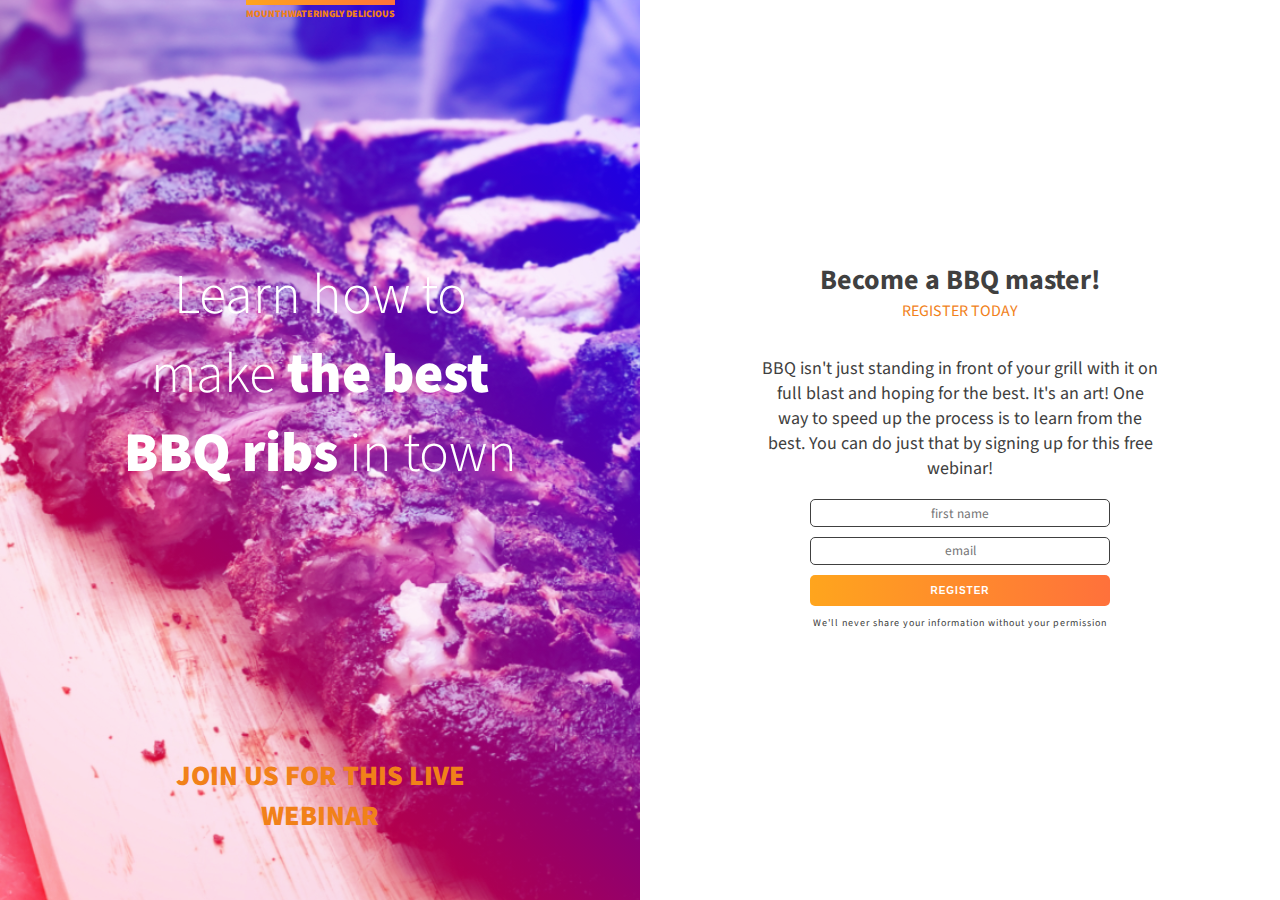
<file: BBQ/index.html>
<!DOCTYPE html>
<html lang="en">
<head>
    <meta charset="UTF-8">
    <meta name="viewport" content="width=device-width, initial-scale=1.0">
    <link href="https://fonts.googleapis.com/css2?family=Source+Sans+Pro:wght@300;400;900&display=swap" rel="stylesheet">
    <link href="css/index.css" rel="stylesheet">
    <title>BBQ</title>
</head>
<body>
<div class="intro">
    <h1>Learn how to make  <strong>the best BBQ ribs</strong>  in town</h1>
    <p>Join us for this live webinar</p>
    <p class="top-text">Mounthwateringly delicious</p>
</div>
<div id="Main-Content" class="main-content">
         <h2>Become a BBQ master! </h2>
         <p>Register Today</p>
         <p>BBQ isn't just standing in front of your grill with it on full blast and hoping for the best.
             It's an art! One way to speed up the process is to learn from the best.
             You can do just that by signing up for this free webinar!</p>
         <!-- form will go here -->
    <form id="Email-Collector" class="email-collector" action="#" method="POST">
        <input  name="firstName" type="text" required placeholder="first name">
        <input name="emailAddress" type="email" required  placeholder="email">
        <button class="btn btn-primary" type="submit">Register</button>
    </form>
         <p class="fine-print">We'll never share your information without your permission</p>
</div>
<script src="index.js"></script>
</body>
</html>
</file>
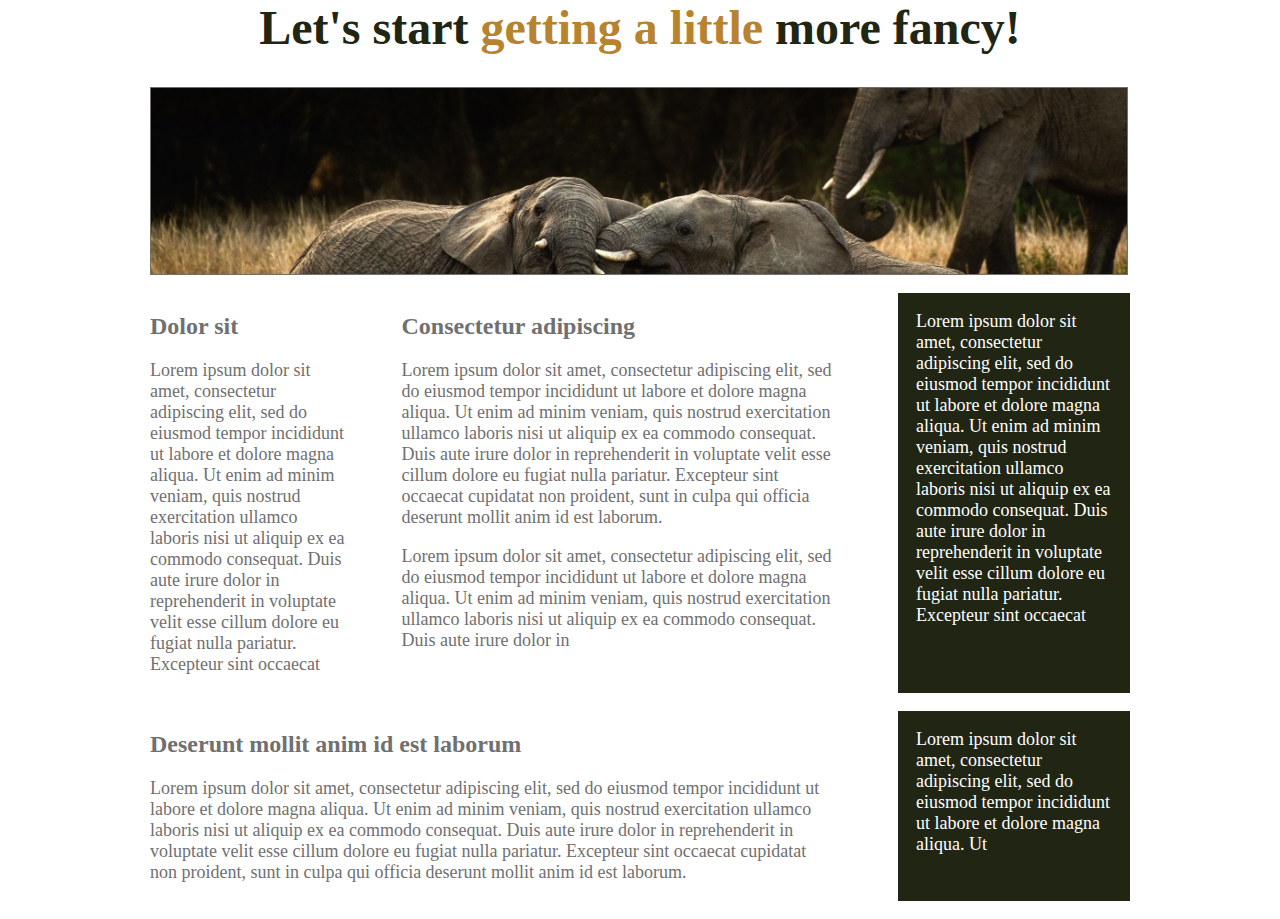
<file: design/index.html>
<html>
<head>
    <title>Starting to think responsively</title>
    <link rel="stylesheet" href="style.css">
</head>
<body>

<div class="container">
    <h1>Let's start <span>getting a little</span> more fancy!  </h1>
    <img src="images/elephants.jpg" alt="elephants in their natural habitat">

    <div class="columns">
        <div class="col col-1">
            <h2>Dolor sit</h2>
            <p>Lorem ipsum dolor sit amet, consectetur adipiscing elit, sed do eiusmod tempor incididunt ut labore et dolore magna aliqua. Ut enim ad minim veniam, quis nostrud exercitation ullamco laboris nisi ut aliquip ex ea commodo consequat. Duis aute irure dolor in reprehenderit in voluptate velit esse cillum dolore eu fugiat nulla pariatur. Excepteur sint occaecat</p>
        </div>
        <div class="col col-2">
            <h2>Consectetur adipiscing</h2>
            <p>Lorem ipsum dolor sit amet, consectetur adipiscing elit, sed do eiusmod tempor incididunt ut labore et dolore magna aliqua. Ut enim ad minim veniam, quis nostrud exercitation ullamco laboris nisi ut aliquip ex ea commodo consequat. Duis aute irure dolor in reprehenderit in voluptate velit esse cillum dolore eu fugiat nulla pariatur. Excepteur sint occaecat cupidatat non proident, sunt in culpa qui officia deserunt mollit anim id est laborum.</p>
            <p>Lorem ipsum dolor sit amet, consectetur adipiscing elit, sed do eiusmod tempor incididunt ut labore et dolore magna aliqua. Ut enim ad minim veniam, quis nostrud exercitation ullamco laboris nisi ut aliquip ex ea commodo consequat. Duis aute irure dolor in </p>
        </div>
        <div class="col col-1 col-bg">
            <p>Lorem ipsum dolor sit amet, consectetur adipiscing elit, sed do eiusmod tempor incididunt ut labore et dolore magna aliqua. Ut enim ad minim veniam, quis nostrud exercitation ullamco laboris nisi ut aliquip ex ea commodo consequat. Duis aute irure dolor in reprehenderit in voluptate velit esse cillum dolore eu fugiat nulla pariatur. Excepteur sint occaecat</p>
        </div>
    </div>

    <div class="columns">
        <div class="col col-3">
            <h2>Deserunt mollit anim id est laborum</h2>
            <p>Lorem ipsum dolor sit amet, consectetur adipiscing elit, sed do eiusmod tempor incididunt ut labore et dolore magna aliqua. Ut enim ad minim veniam, quis nostrud exercitation ullamco laboris nisi ut aliquip ex ea commodo consequat. Duis aute irure dolor in reprehenderit in voluptate velit esse cillum dolore eu fugiat nulla pariatur. Excepteur sint occaecat cupidatat non proident, sunt in culpa qui officia deserunt mollit anim id est laborum.</p>
        </div>
        <div class="col col-1 col-bg">
            <p>Lorem ipsum dolor sit amet, consectetur adipiscing elit, sed do eiusmod tempor incididunt ut labore et dolore magna aliqua. Ut</p>
        </div>
    </div>
</div>

</body>
</html>
</file>
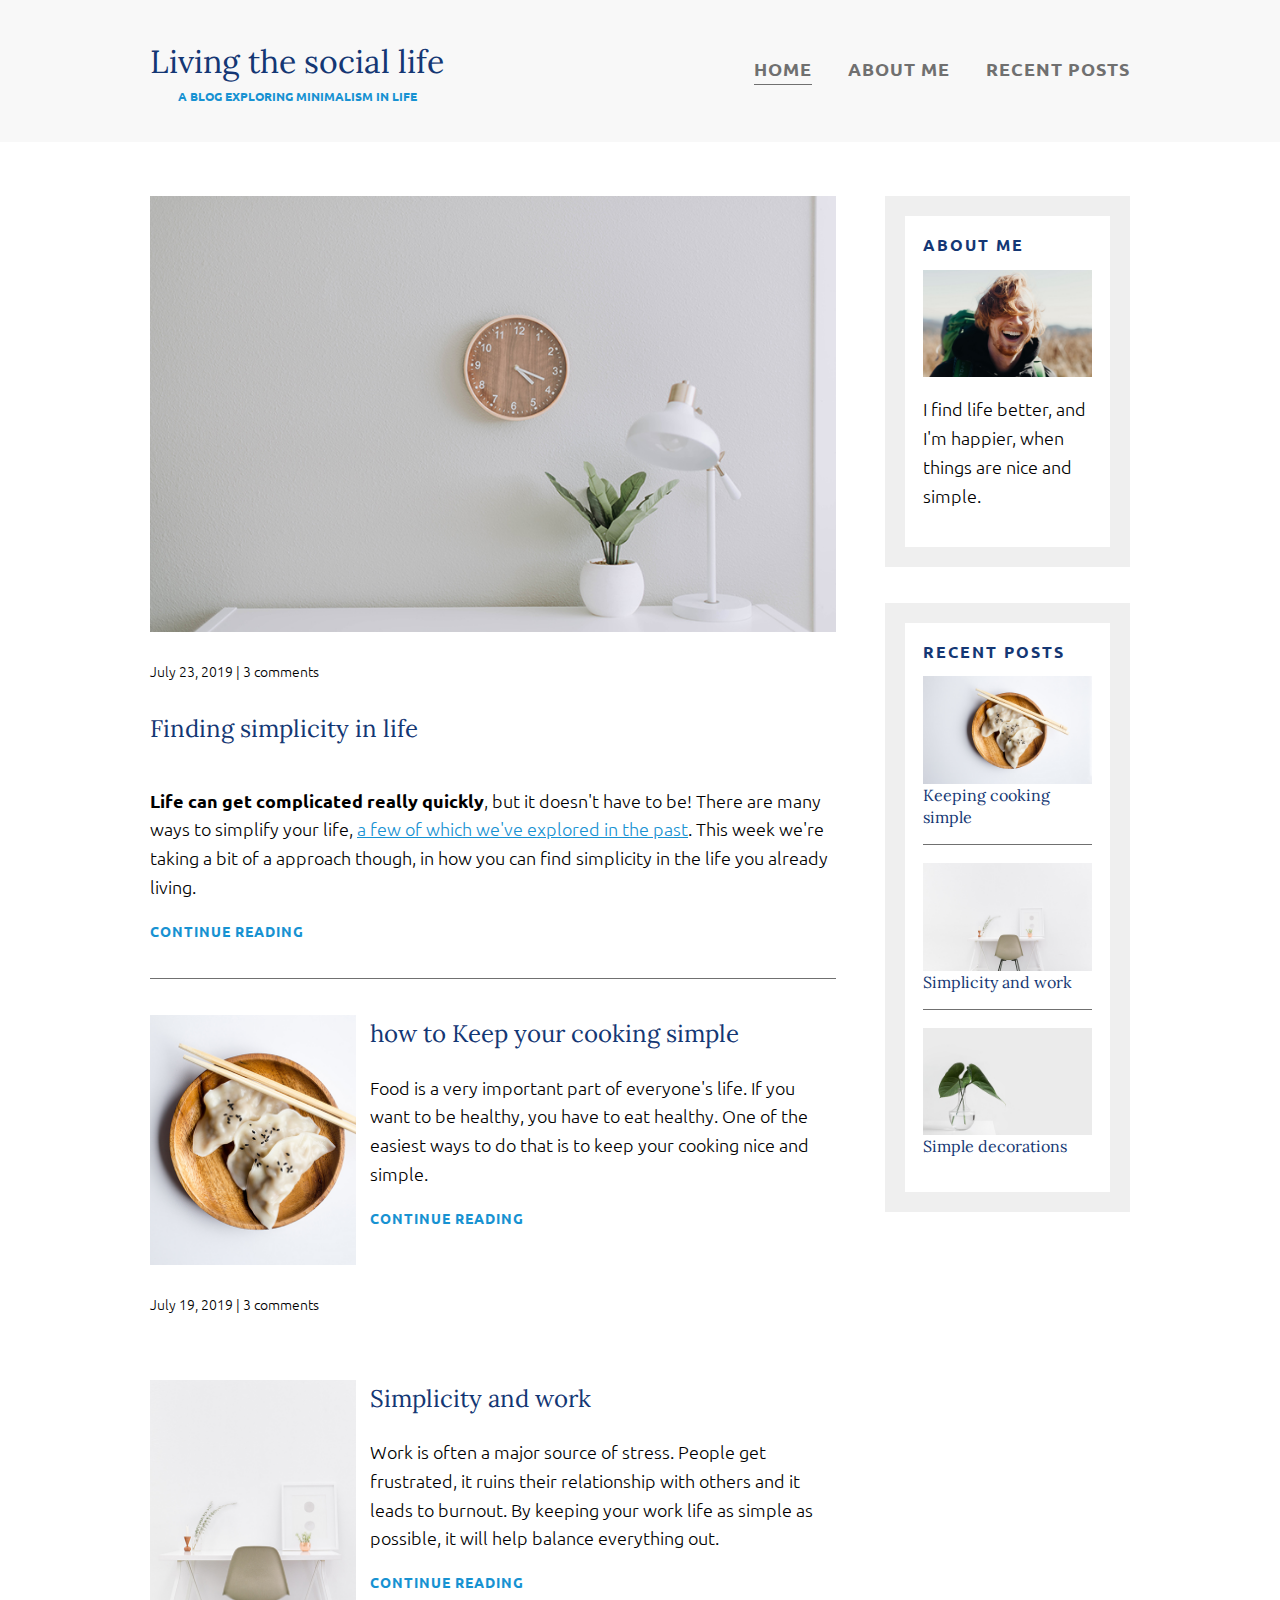
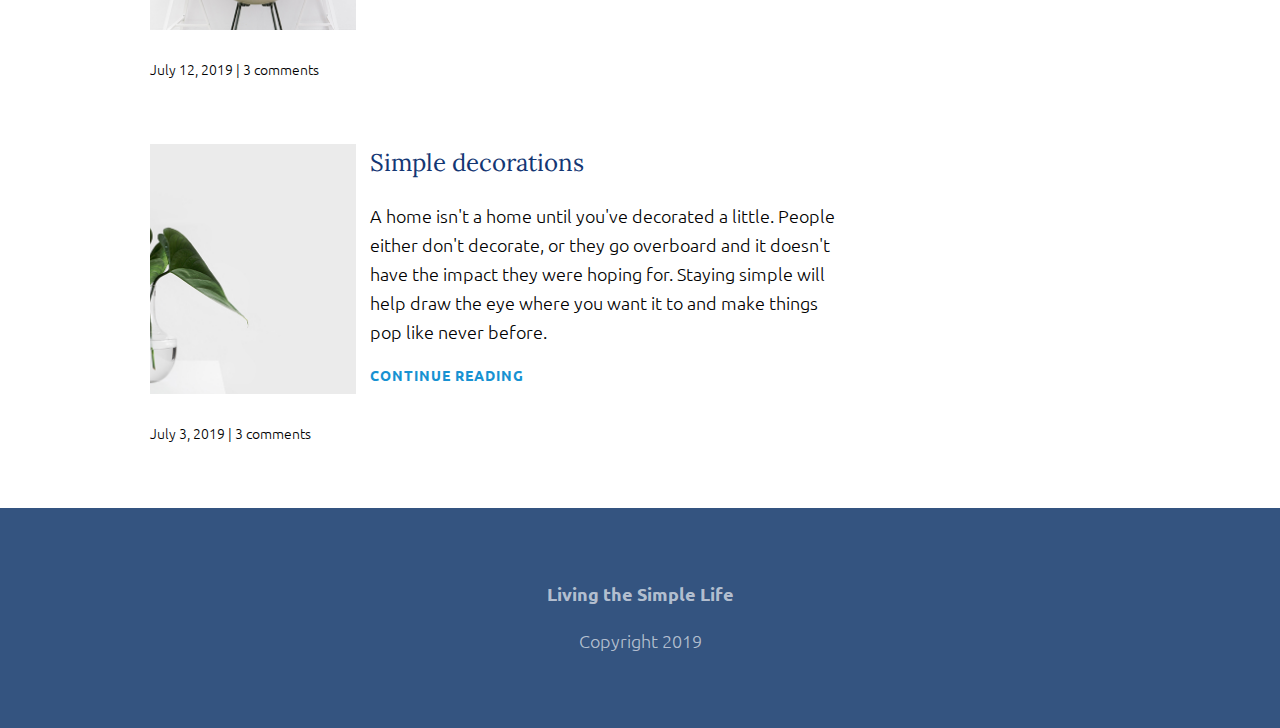
<file: page/index.html>
<html>
<head>
    <link rel="stylesheet" href="css/styles.css">

    <meta name="viewport" content="width=device-width, initial-scale=1.0">

    <link href="https://fonts.googleapis.com/css2?family=Lora&family=Ubuntu:wght@300;400;700&display=swap" rel="stylesheet">
</head>
<body>
<header>
       <div class="container container-flex">
        <div class="site-title">
            <h1>Living the social life</h1>
            <p class="subtitle">A blog exploring minimalism in life</p>
        </div>
        <nav>
            <ul>
                <li><a href="index.html" class="current-page">Home</a></li>
                <li><a href="#">About me</a></li>
                <li><a href="recent-posts.html">Recent posts</a></li>
            </ul>
        </nav>
       </div> <!-- end container -->
</header>
<div class="container container-flex">
    <main role="main">

        <article class="article-featured">
            <h2 class="article-title">Finding simplicity in life</h2>
            <img src="img/life.jpg" alt="simple white desk on a white wall with a plant on the far right side" class="article-image">
            <p class="article-info">July 23, 2019 | 3 comments</p>
            <p class="article-body"><strong>Life can get complicated really quickly</strong>, but it doesn't have to be! There are many ways to simplify your life, <a href="#">a few of which we've explored in the past</a>. This week we're taking a bit of a approach though, in how you can find simplicity in the life you already living.</p>
            <a href="#" class="article-read-more">Continue reading</a>

        </article>

        <article class="article-recent">
            <div class="article-recent-main">
                <h2 class="article-title">how to Keep your  cooking simple </h2>
                <p class="article-body">Food is a very important part of everyone's life. If you want to be healthy, you have to eat healthy. One of the easiest ways to do that is to keep your cooking nice and simple.</p>
                <a href="#" class="article-read-more">CONTINUE READING</a>
            </div>
            <div class="article-recent-secondary">
                <img src="img/food.jpg" alt="two dumplings on a wood plate with chopsticks" class="article-image">
                <p class="article-info">July 19, 2019 | 3 comments</p>
            </div>
        </article>

        <article class="article-recent">
            <div class="article-recent-main">
                <h2 class="article-title">Simplicity and work </h2>
                <p class="article-body">Work is often a major source of stress. People get frustrated, it ruins their relationship with others and it leads to burnout. By keeping your work life as simple as possible, it will help balance everything out.</p>
                <a href="#" class="article-read-more">CONTINUE READING</a>

            </div>
            <div class="article-recent-secondary">
                <img src="img/work.jpg" alt="a chair white chair at a white desk on a white wall" class="article-image">
                <p class="article-info">July 12, 2019 | 3 comments</p>
            </div>
        </article>

        <article class="article-recent">
            <div class="article-recent-main">
                <h2 class="article-title">Simple decorations</h2>
                <p class="article-body">A home isn't a home until you've decorated a little. People either don't decorate, or they go overboard and it doesn't have the impact they were hoping for. Staying simple will help draw the eye where you want it to and make things pop like never before.</p>
                <a href="#" class="article-read-more">CONTINUE READING</a>
            </div>
            <div class="article-recent-secondary ">
                <img src="img/deco.jpg" alt="a green plant in a clear, round vase with water in it" class="article-image">
                <p class="article-info">July 3, 2019 | 3 comments</p>
            </div>
        </article>
    </main>

    <aside class="sidebar">

        <div class="sidebar-widget">
            <h2 class="widget-title">ABOUT ME</h2>
            <img src="img/about-me.jpg" alt="john doe" class="widget-image">
            <p class="widget-body">I find life better, and I'm happier, when things are nice and simple.</p>
        </div>

        <div class="sidebar-widget">
            <h2 class="widget-title">RECENT POSTS</h2>
            <div class="widget-recent-post">
                <h3 class="widget-recent-post-title">Keeping cooking simple</h3>
                <img src="img/food.jpg" alt="two dumplings on a wood plate with chopsticks" class="widget-image">
            </div>
            <div class="widget-recent-post">
                <h3 class="widget-recent-post-title">Simplicity and work</h3>
                <img src="img/work.jpg" alt="a chair white chair at a white desk on a white wall" class="widget-image">
            </div>
            <div class="widget-recent-post ">
                <h3 class="widget-recent-post-title">Simple decorations</h3>
                <img src="img/deco.jpg" alt="a green plant in a clear, round vase with water in it" class="widget-image">
            </div>
        </div>

    </aside>

</div>


<footer>
    <p><strong>Living the Simple Life</strong></p>
    <p>Copyright 2019</p>
</footer>

</body>
</html>
</file>
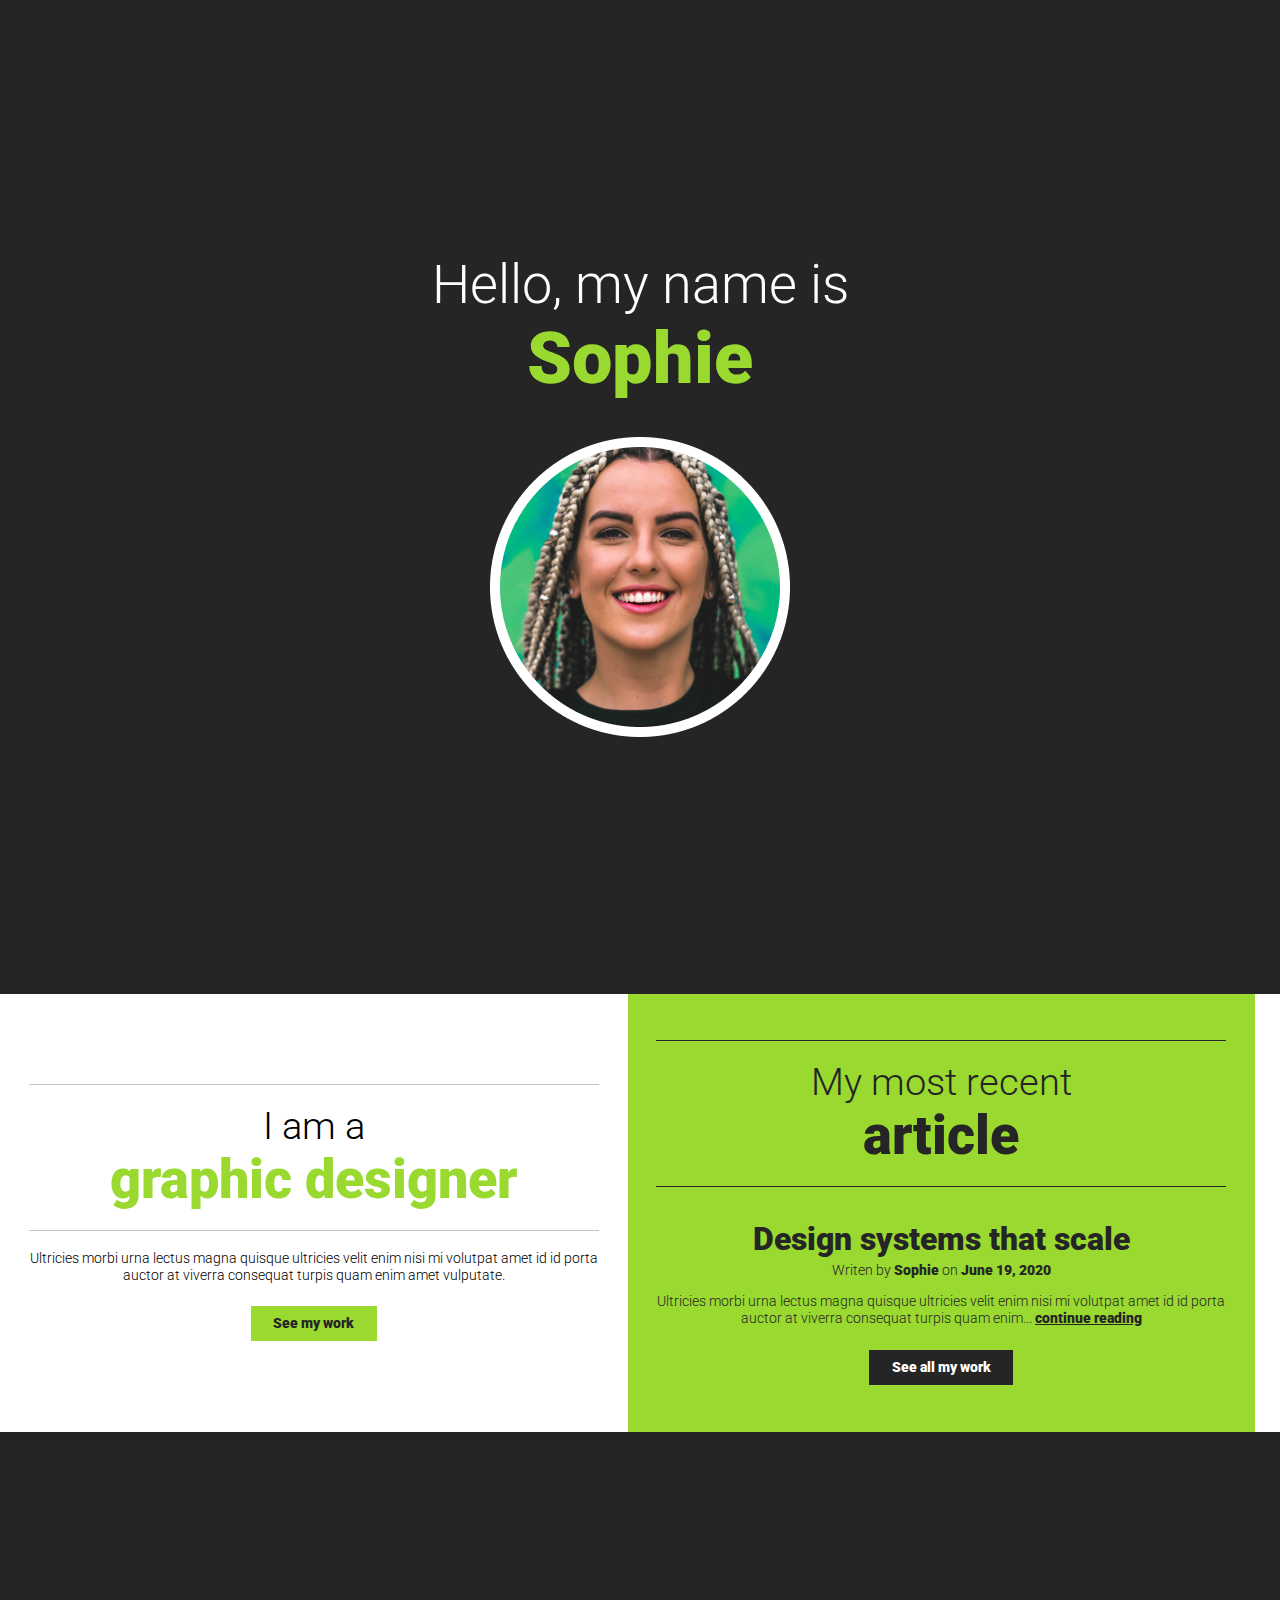
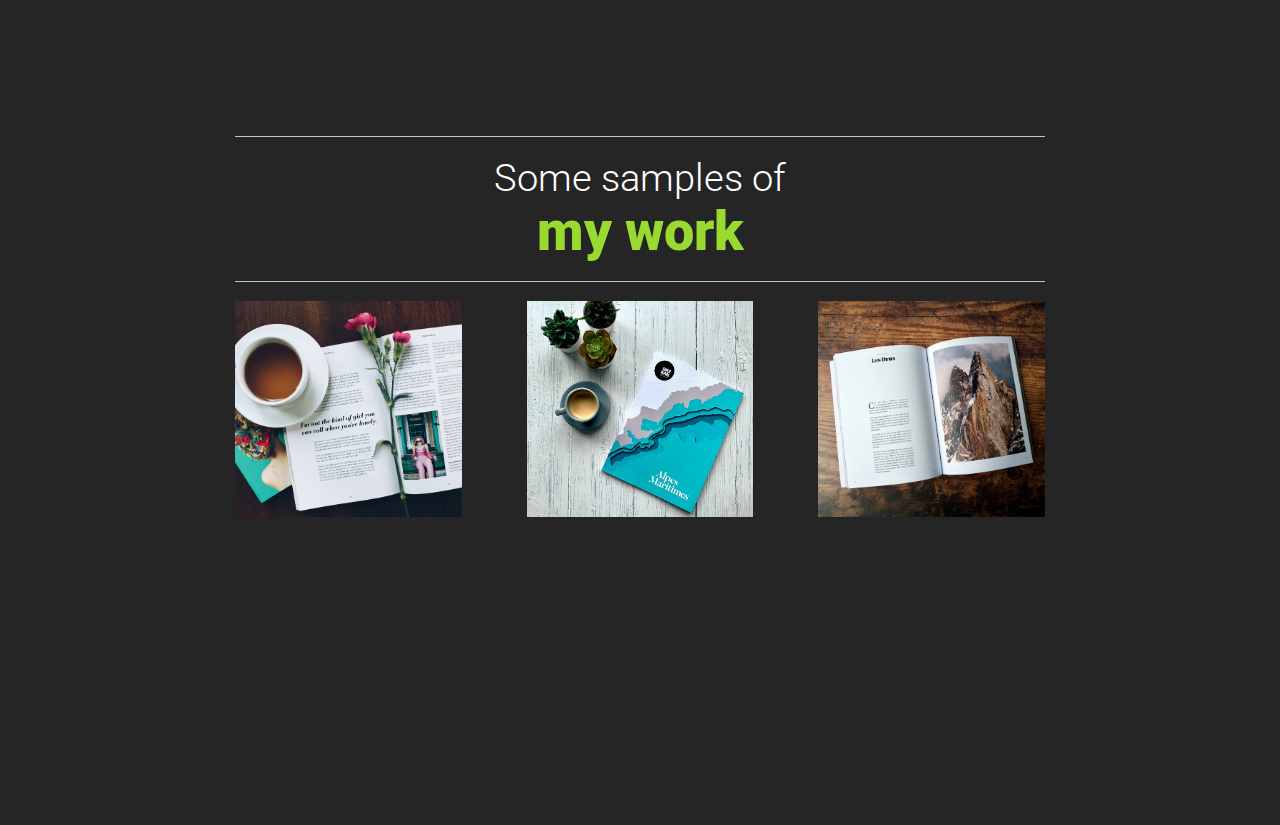
<file: protfolio/index.html>
<!DOCTYPE html>
<html>
<head>
    <title>HTML & CSS Fundamentals | Challenges</title>
    <link href="https://fonts.googleapis.com/css2?family=Roboto:wght@300;900&display=swap" rel="stylesheet">
    <meta charset="UTF-8">
    <meta name="viewport" content="width=device-width, initial-scale=1.0">

    <link href="index.css" rel="stylesheet">
</head>
<body>

<header class="inverse">
    <div class="container">
        <h1>Hello, my name is <span class="accent-text">Sophie</span></h1>
        <img src="sophie.png" alt="portrait of Sophie">
    </div>
</header>
<main>
    <div class="splitter">
<section class="about-me ">
    <div class="container">
        <h2>I am a <span class="accent-text">graphic designer</span></h2>
        <p>Ultricies morbi urna lectus magna quisque ultricies velit enim nisi mi volutpat amet
            id id porta auctor at viverra consequat turpis quam enim amet vulputate.</p>
        <a href="#" class="btn">See my work</a>
    </div>
</section>

<section class="articles inverse">
    <div class="container">
        <h2>My most recent <span class="accent-text">article</span></h2>
        <article>
            <h3>Design systems that scale</h3>
            <p class="small-text">Writen by <span class="name">Sophie</span> on <time datetime="2020-06-19">June 19, 2020</time></p>
            <p>Ultricies morbi urna lectus magna quisque ultricies velit enim nisi mi volutpat amet
                id id porta auctor at viverra consequat turpis quam enim... <a href="#">continue reading</a></p>
            <a href="#" class="btn">See all my work</a>
        </article>
    </div>
    </section>

    </div>
    <section class="portfolio">
        <div class="container">
            <h2>Some samples of <span class="accent-text">my work</span></h2>
            <div class="work">
                <div class="portfolio-item">
                    <img src="img/item-1.jpg" alt="">
                </div>
                <div class="portfolio-item">
                    <img src="img/item-2.jpg" alt="">
                </div>
                <div class="portfolio-item">
                    <img src="img/item-3.jpg" alt="">
                </div>
            </div>
        </div>
    </section>

</main>


</body>
</html>
</file>
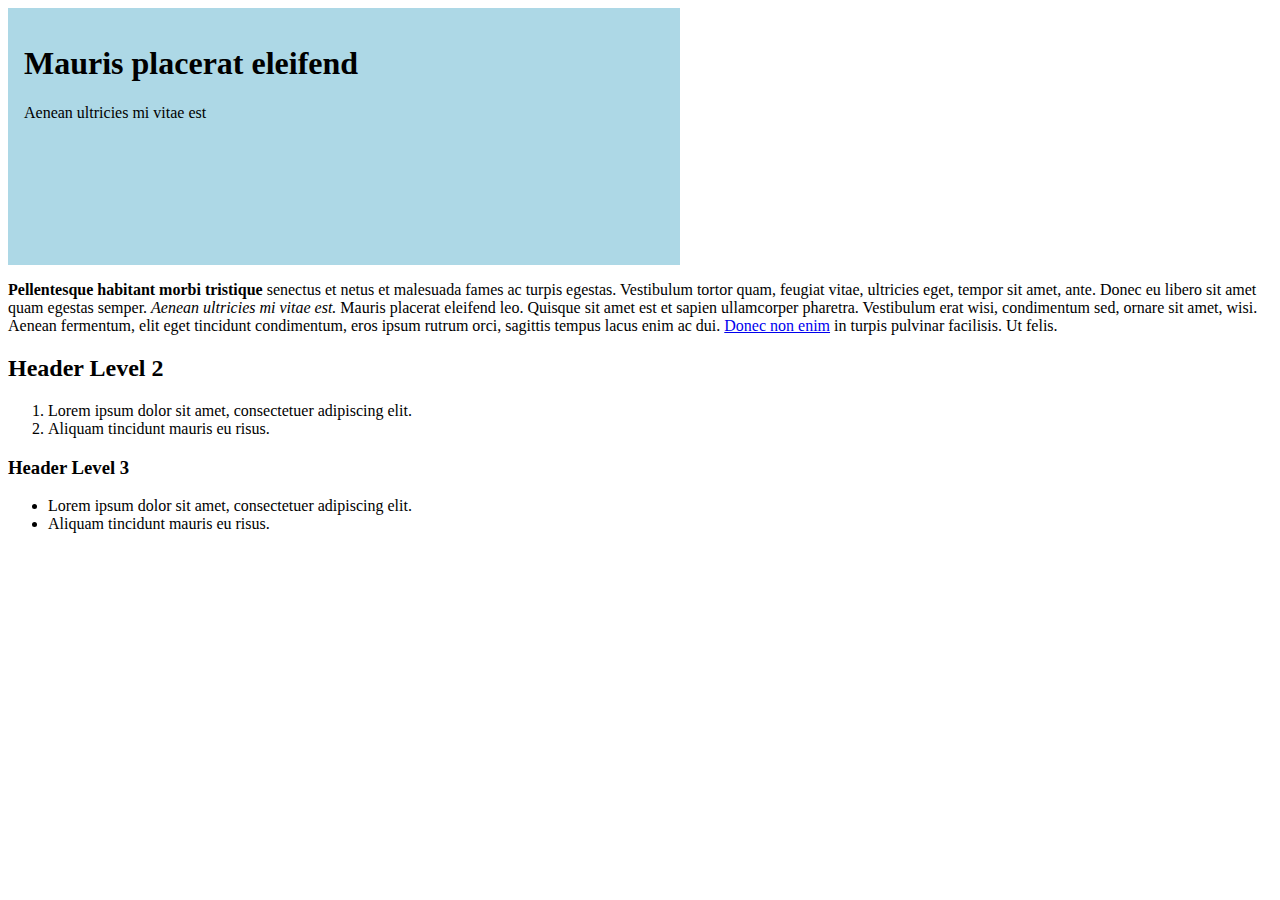
<file: viewport/index.html>
<!doctype html>
<head>
  <style>
    header {
      background: lightblue;
      padding: 1em;
      width: 50vw;
      height: 25vmin;

    }
  </style>

</head>
<!--
  width: 50vw;
 height: 25vmin;
looking for the minimum which are smaller right now
 height of  this based on width of browser
 vmin - either the viewport height or width, whichever is smaller
vmax - either the viewport height or width, whichever is bigger
-->
<body>
<header>
  <h1>Mauris placerat eleifend</h1>
  <p class="subtitle">Aenean ultricies mi vitae est</p>
</header>

<p><strong>Pellentesque habitant morbi tristique</strong> senectus et netus et malesuada fames ac turpis egestas. Vestibulum tortor quam, feugiat vitae, ultricies eget, tempor sit amet, ante. Donec eu libero sit amet quam egestas semper. <em>Aenean ultricies mi vitae est.</em> Mauris placerat eleifend leo. Quisque sit amet est et sapien ullamcorper pharetra. Vestibulum erat wisi, condimentum sed, ornare sit amet, wisi. Aenean fermentum, elit eget tincidunt condimentum, eros ipsum rutrum orci, sagittis tempus lacus enim ac dui. <a href="#">Donec non enim</a> in turpis pulvinar facilisis. Ut felis.</p>

<h2>Header Level 2</h2>

<ol>
  <li>Lorem ipsum dolor sit amet, consectetuer adipiscing elit.</li>
  <li>Aliquam tincidunt mauris eu risus.</li>
</ol>

<h3>Header Level 3</h3>

<ul>
  <li>Lorem ipsum dolor sit amet, consectetuer adipiscing elit.</li>
  <li>Aliquam tincidunt mauris eu risus.</li>
</ul>
</body>

</html>
</file>
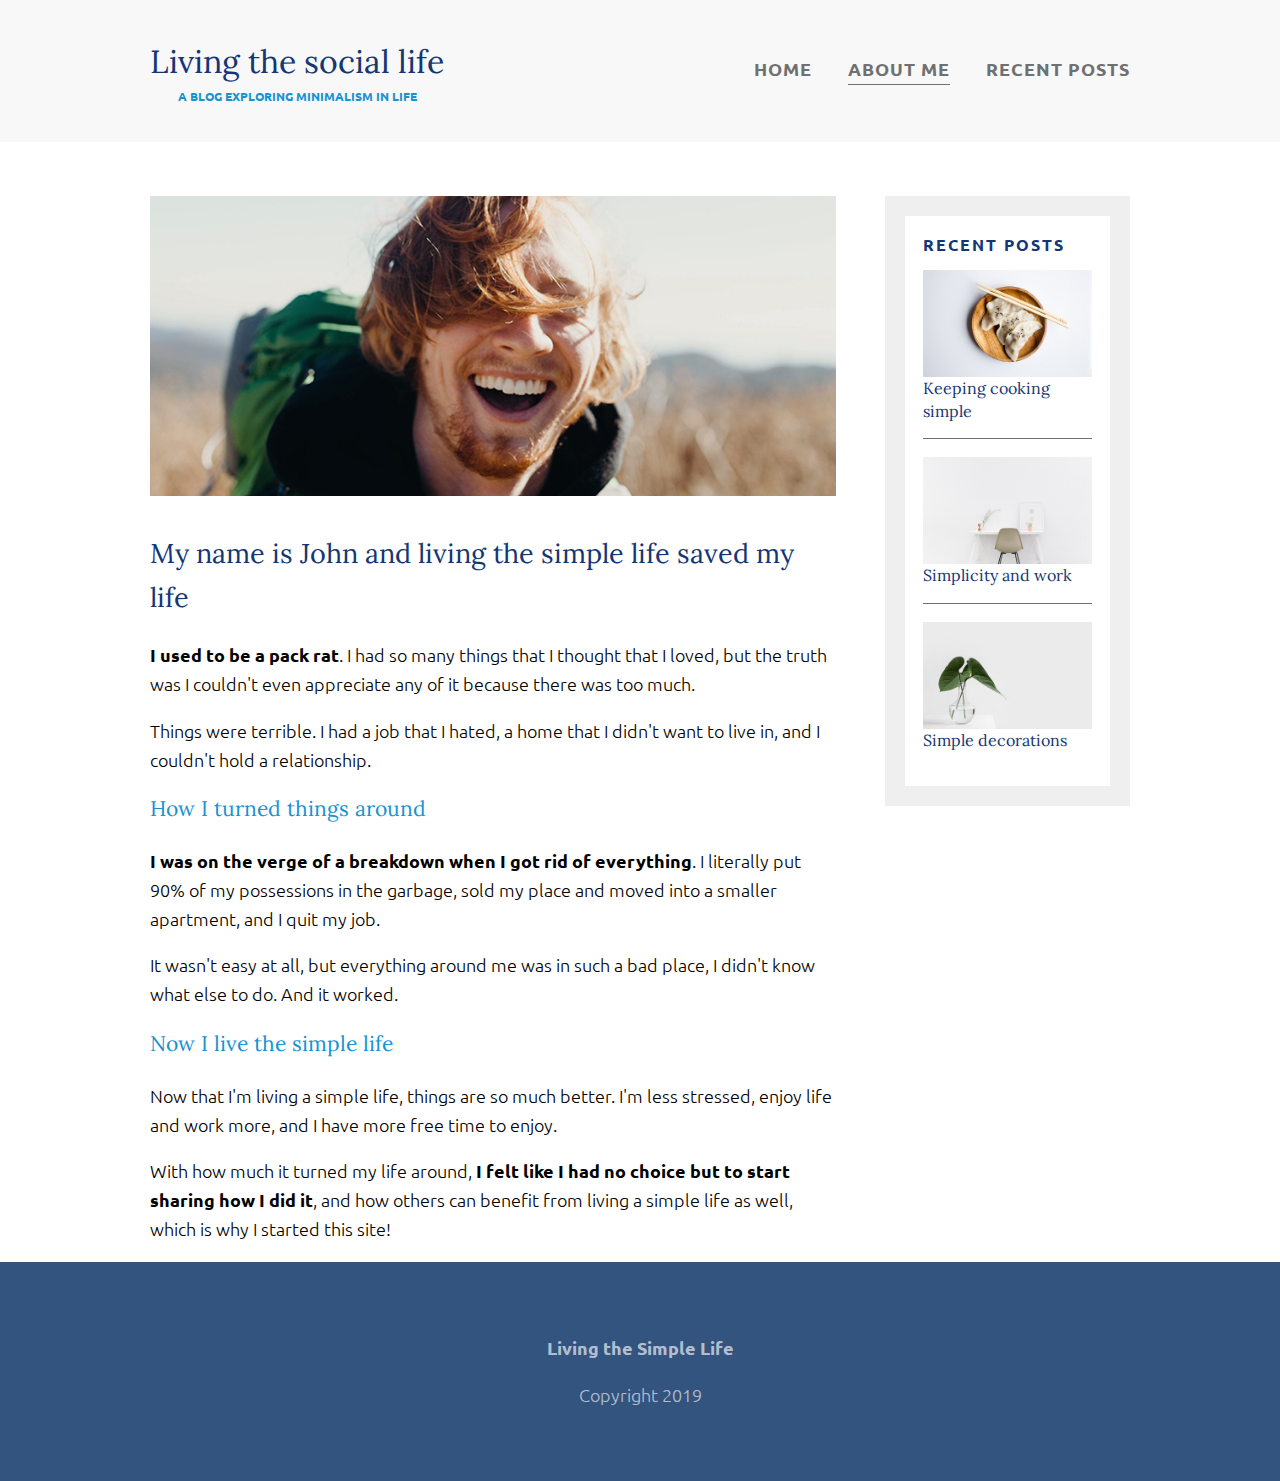
<file: page/about-me.html>
<html>
<head>
    <link href="https://fonts.googleapis.com/css?family=Lora|Ubuntu:300,400,700&display=swap" rel="stylesheet">
    <link rel="stylesheet" href="css/styles.css">
</head>
<body>
<header>
    <div class="container container-flex">
        <div class="site-title">
            <h1>Living the social life</h1>
            <p class="subtitle">A blog exploring minimalism in life</p>
        </div>
        <nav>
            <ul>
                <li><a href="index.html">Home</a></li>
                <li><a href="about-me.html" class="current-page">About me</a></li>
                <li><a href="recent-posts.html">Recent posts</a></li>
            </ul>
        </nav>
    </div> <!-- / .container -->
</header>

<div class="container container-flex">
    <main role="main">
        <img src="img/about-me.jpg" class="image-full">
        <h2>My name is John and living the simple life saved my life</h2>

        <p><strong>I used to be a pack rat</strong>. I had so many things that I thought that I loved, but the truth was I couldn't even appreciate any of it because there was too much.</p>
        <p>Things were terrible. I had a job that I hated, a home that I didn't want to live in, and I couldn't hold a relationship.</p>

        <h3>How I turned things around</h3>
        <p><strong>I was on the verge of a breakdown when I got rid of everything</strong>. I literally put 90% of my possessions in the garbage, sold my place and moved into a smaller apartment, and I quit my job.</p>
        <p>It wasn't easy at all, but everything around me was in such a bad place, I didn't know what else to do. And it worked.</p>

        <h3>Now I live the simple life</h3>
        <p>Now that I'm living a simple life, things are so much better. I'm less stressed, enjoy life and work more, and I have more free time to enjoy.</p>
        <p>With how much it turned my life around, <strong>I felt like I had no choice but to start sharing how I did it</strong>, and how others can benefit from living a simple life as well, which is why I started this site!</p>
    </main>

    <aside class="sidebar">

        <div class="sidebar-widget">
            <h2 class="widget-title">RECENT POSTS</h2>
            <div class="widget-recent-post">
                <h3 class="widget-recent-post-title">Keeping cooking simple</h3>
                <img src="img/food.jpg" alt="two dumplings on a wood plate with chopsticks" class="widget-image">
            </div>
            <div class="widget-recent-post">
                <h3 class="widget-recent-post-title">Simplicity and work</h3>
                <img src="img/work.jpg" alt="a chair white chair at a white desk on a white wall" class="widget-image">
            </div>
            <div class="widget-recent-post">
                <h3 class="widget-recent-post-title">Simple decorations</h3>
                <img src="img/deco.jpg" alt="a green plant in a clear, round vase with water in it" class="widget-image">
            </div>
        </div>

    </aside>

</div>


<footer>
    <p><strong>Living the Simple Life</strong></p>
    <p>Copyright 2019</p>
</footer>



</body>
</html>
</file>
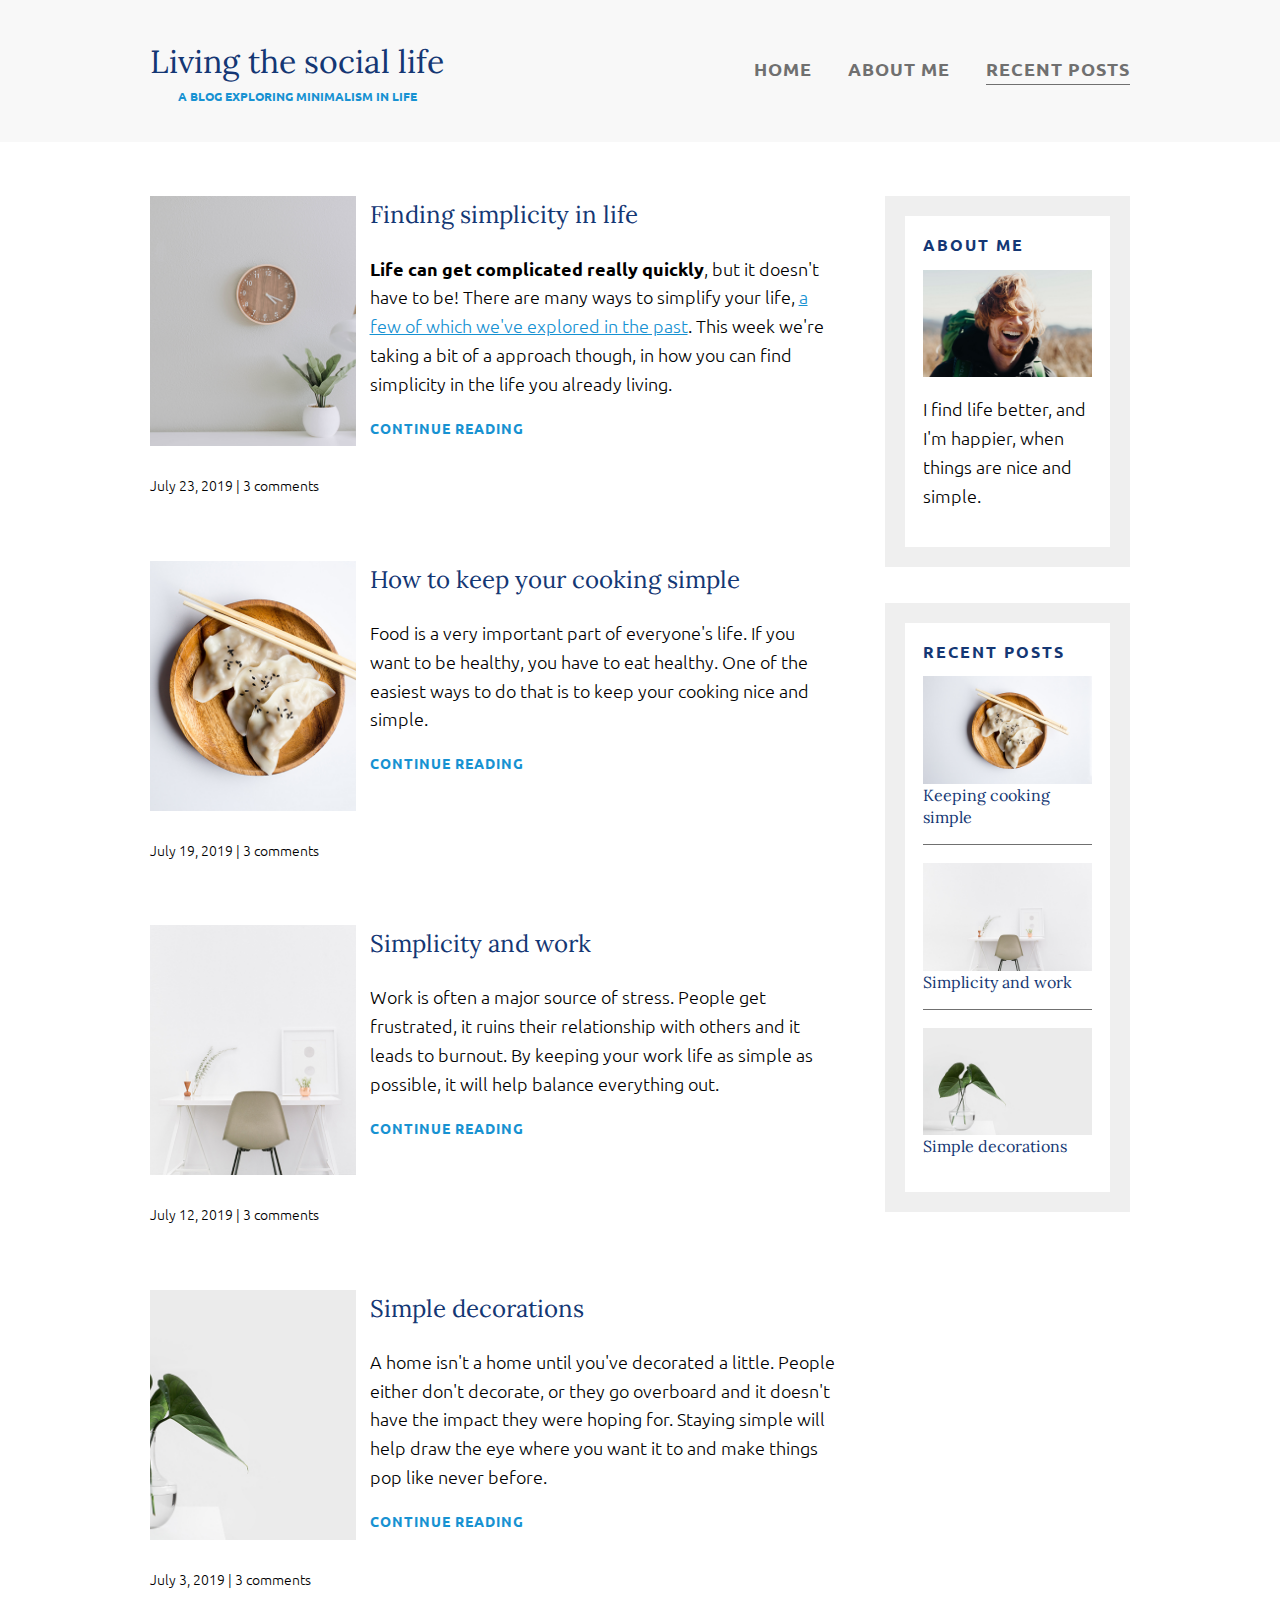
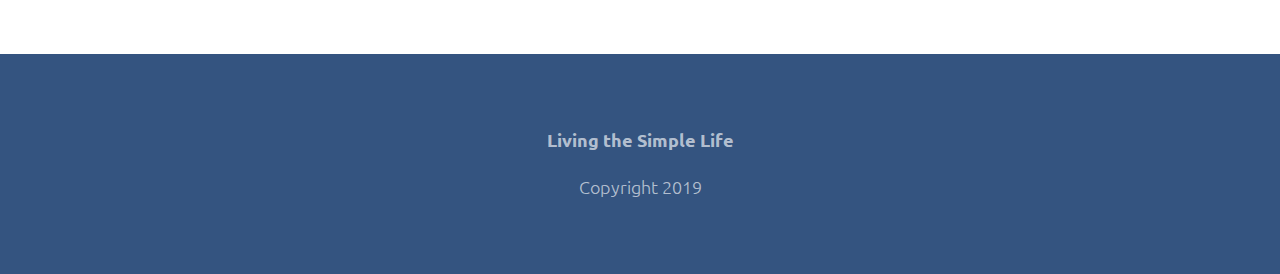
<file: page/recent-posts.html>
<html>
<head>
    <link href="https://fonts.googleapis.com/css?family=Lora|Ubuntu:300,400,700&display=swap" rel="stylesheet">
    <link rel="stylesheet" href="css/styles.css">
</head>
<body>
<header>
    <div class="container container-flex">
        <div class="site-title">
            <h1>Living the social life</h1>
            <p class="subtitle">A blog exploring minimalism in life</p>
        </div>
        <nav>
            <ul>
                <li><a href="index.html">Home</a></li>
                <li><a href="about-me.html">About me</a></li>
                <li><a href="recent-posts.html" class="current-page">Recent posts</a></li>
            </ul>
        </nav>
    </div> <!-- / .container -->
</header>

<div class="container container-flex">
    <main role="main">

        <article class="article-recent">
            <div class="article-recent-main">
                <h2 class="article-title">Finding simplicity in life</h2>
                <p class="article-body"><strong>Life can get complicated really quickly</strong>, but it doesn't have to be! There are many ways to simplify your life, <a href="#">a few of which we've explored in the past</a>. This week we're taking a bit of a approach though, in how you can find simplicity in the life you already living.</p>
                <a href="#" class="article-read-more">CONTINUE READING</a>
            </div>
            <div class="article-recent-secondary">
                <img src="img/life.jpg" alt="simple white desk on a white wall with a plant on the far right side" class="article-image">
                <p class="article-info">July 23, 2019 | 3 comments</p>
            </div>
        </article>

        <article class="article-recent">
            <div class="article-recent-main">
                <h2 class="article-title">How to keep your cooking simple </h2>
                <p class="article-body">Food is a very important part of everyone's life. If you want to be healthy, you have to eat healthy. One of the easiest ways to do that is to keep your cooking nice and simple.</p>
                <a href="#" class="article-read-more">CONTINUE READING</a>
            </div>
            <div class="article-recent-secondary">
                <img src="img/food.jpg" alt="two dumplings on a wood plate with chopsticks" class="article-image">
                <p class="article-info">July 19, 2019 | 3 comments</p>
            </div>
        </article>

        <article class="article-recent">
            <div class="article-recent-main">
                <h2 class="article-title">Simplicity and work </h2>
                <p class="article-body">Work is often a major source of stress. People get frustrated, it ruins their relationship with others and it leads to burnout. By keeping your work life as simple as possible, it will help balance everything out.</p>
                <a href="#" class="article-read-more">CONTINUE READING</a>
            </div>
            <div class="article-recent-secondary">
                <img src="img/work.jpg" alt="a chair white chair at a white desk on a white wall" class="article-image">
                <p class="article-info">July 12, 2019 | 3 comments</p>
            </div>
        </article>

        <article class="article-recent">
            <div class="article-recent-main">
                <h2 class="article-title">Simple decorations</h2>
                <p class="article-body">A home isn't a home until you've decorated a little. People either don't decorate, or they go overboard and it doesn't have the impact they were hoping for. Staying simple will help draw the eye where you want it to and make things pop like never before.</p>
                <a href="#" class="article-read-more">CONTINUE READING</a>
            </div>
            <div class="article-recent-secondary">
                <img src="img/deco.jpg" alt="a green plant in a clear, round vase with water in it" class="article-image">
                <p class="article-info">July 3, 2019 | 3 comments</p>
            </div>
        </article>
    </main>

    <aside class="sidebar">

        <div class="sidebar-widget">
            <h2 class="widget-title">ABOUT ME</h2>
            <img src="img/about-me.jpg" alt="john doe" class="widget-image">
            <p class="widget-body">I find life better, and I'm happier, when things are nice and simple.</p>
        </div>

        <div class="sidebar-widget">
            <h2 class="widget-title">RECENT POSTS</h2>
            <div class="widget-recent-post">
                <h3 class="widget-recent-post-title">Keeping cooking simple</h3>
                <img src="img/food.jpg" alt="two dumplings on a wood plate with chopsticks" class="widget-image">
            </div>
            <div class="widget-recent-post">
                <h3 class="widget-recent-post-title">Simplicity and work</h3>
                <img src="img/work.jpg" alt="a chair white chair at a white desk on a white wall" class="widget-image">
            </div>
            <div class="widget-recent-post">
                <h3 class="widget-recent-post-title">Simple decorations</h3>
                <img src="img/deco.jpg" alt="a green plant in a clear, round vase with water in it" class="widget-image">
            </div>
        </div>

    </aside>

</div>


<footer>
    <p><strong>Living the Simple Life</strong></p>
    <p>Copyright 2019</p>
</footer>



</body>
</html>
</file>
<file: BBQ/css/index.css>
/*  font-family: 'Source sans Pro', sans-serif; */

* {
    box-sizing: border-box;
}

body {
    margin: 0;
    font-family: 'Source sans Pro', sans-serif;
    font-size: 1rem;
    color: #404040;
    text-align: center;
}

/* =====================
     Typography
 =======================  */
h1 {
    font-size: 2.25rem;
    font-weight: 300;
    color: #fff;
    margin: 0;
}

h1 + p {
    color: #F18119;
    font-weight: 900;
    font-size: 1.3125rem;
    text-transform: uppercase;
}

h2 {
    font-size: 1.3125rem;
    margin: 0;
}

h2 + p {
    color: #F18119;
    font-size: 1rem;
    text-transform: uppercase;
    margin-top: 0;
}
.top-text {
    font-size: 0.625rem;
    margin: 0;
    padding-top: 2px;
    font-weight: 900;
    color: #F18119;
    text-transform: uppercase;
    order: -1;
    border-top : 5px solid #F18119;
    border-image: linear-gradient(to left, #ff713b, #ffa51d) 1;

}

.fine-print {
    font-size:0.625rem ;
    letter-spacing: 1px;
}
strong {
    font-weight: 900;
}

/* =================
   Intro section
   ================= */

.intro {
    background-image: url(../images/ribs.jpg), linear-gradient(45deg,red, blue);
    /* background-color: #ff0000; */
    background-blend-mode: screen;
    background-size: cover;
    background-position: center;
    padding: 0 .5em 2em;
    display: flex;
    flex-direction: column;
    justify-content: space-between;
    min-height: 50vh;
}

/* =================
   main-content section
   ================= */

.main-content {
    padding: 2em 1em;
}

.intro > * ,
.main-content > * {
    max-width: 400px;
    margin-left: auto;
    margin-right: auto;
}


/* =================
   form
   ================= */

.email-collector {
    width: 80%;
    max-width: 300px;
}

input,
 .btn {
    width: 100%;
    border-radius: 5px;
}
input {
    font-family: inherit;
    text-align: inherit;
    margin-bottom: .75em;
    padding: .25em;
    border: 1px solid #404040;
    transform: scale(1);
    transition: transform 250ms;
}

input:focus {
    transform: scale(1.1);
}

.btn {
    display: inline-block;
    padding: 1em 1.5em;
    font-size: 0.625rem;
    text-transform: uppercase;
    font-weight: 900;
    letter-spacing: 1px;
    border: 0;
    cursor: pointer;
}
.btn-primary {
    background-image: linear-gradient(to left, #FF713B, #FFA51D);
    color: white;
    transform: scale(1);
    transition: transform 250ms;
}

.btn-primary:hover,
.btn-primary:focus

{
    transform: scale(1.1);
}


/* =================
   media queries 
   ================= */
   
@media (min-width: 500px) {
    body {
        font-size: 1.125rem;
        display: flex;
    }
    h1 {
        font-size: 3.5rem;
    }
    h2,
    h1 + p {
        font-size: 1.75rem;
    }
    .intro,
    .main-content {
        width: 50%;
        min-height: 100vh;

    }
    .main-content {
        display: flex;
        flex-direction: column;
        justify-content: center;
    }


}
</file>
<file: design/style.css>
body {
    font-size: 1.125rem;
    color: #707070;
    margin: 0;
}

/* Typography */

h1 {
    font-size: 3rem;
    color: #212614;
    text-align: center;
}

h1 span {
    color: #b7832f;
}

h2 {
    font-size: 1.5rem;
}

p {
    margin-top: 0;
}


/*  Layout  */

img {
    max-width: 100%;
}

.container {
    width: 95%;
    max-width: 980px;
    margin: 0 auto;
}

.columns {
    display: flex;
    justify-content: space-between;
    margin: 1em 0;
}

.col-1 {
    width: 20%;
}

.col-2 {
    width: 45%;
}

.col-3 {
    width: 70%;
}

.col-bg {
    background: #212614;
    color: #fff;
    padding: 1em;
}

@media (max-width: 600px) {
    .columns {
        flex-direction: column;
    }

    .col-1,
    .col-2,
    .col-3 {
        width: 100%;
    }
}
</file>
<file: page/css/styles.css>
body {
    margin: 0;
    font-family: Ubuntu, serif;
    font-size: 1.125rem;
    font-weight: 300;
    line-height: 1.6;
}
img {
    max-width: 100%;
    display: block;
}
.image-full {
    max-height: 300px;
    width: 100%;
    object-fit: cover;
    margin-bottom: 2em;
}
/* =================
Typography
================= */

h1,
h2,
h3 {
    font-family: 'lora',serif;
    font-weight: 400;
    color: #143774;
    margin-top: 0;

}
h1 {
    font-size: 2rem;
    margin: 0;
}
h3 {
    color: #1792d2;
}
a {
    color:#1792d2;
}
a:hover,
a:focus {
    color:#143774;
}
strong {
    font-weight: 700;
}
.subtitle {
    font-weight: 700;
    color: #1792d2;
    font-size: 0.75rem;
    margin: 0;
    text-transform: uppercase;
}

.article-title {
    font-size: 1.5rem;
}

.article-read-more,
.article-info {
    font-size: .875rem;
}

.article-read-more {
    color: #1792d2;
    text-decoration: none;
    font-weight: 700;
    text-transform: uppercase;
    letter-spacing: 1px;
}

.article-read-more:hover,
.article-read-more:focus {
    color: #143774;
    text-decoration: underline;
}
.article-info {
    margin: 2em 0;
}

.widget-title,
.widget-recent-post-title {
    font-size: 1rem;
    line-height: 1.4;
}

.widget-title {
    font-family: 'Ubuntu',sans-serif;
    font-weight: 700;
    letter-spacing: 2px;
}
.widget-recent-post-title {
    color : #143774;
}

    /* =================
         Layout
      ================= */
.container {
    width: 90%;
    max-width: 980px;
    margin: 0 auto;
}
.container-flex {
    display: flex;
    flex-direction: column;
    justify-content: space-between;
}

header {
    background: #f8f8f8;
    padding: 2em 0;
    text-align: center;
    margin-bottom: 3em;

}
footer {
    background:#345480;
    color: rgba(255,255,255, .65);
    /* a = alpha */
    /* alpha = opacity / transparency */
    text-align: center;
    padding: 3em 0;
}
@media (min-width: 675px) {
    .container-flex {
        flex-direction: row;
    }
    main {
        width: 70%;
    }
    aside {
        width: 25%;
        min-width: 200px;
        margin-left: 1em;
    }
}



/* =================
navigation
================= */



nav ul {
    list-style: none;
    padding: 0;
    display: flex;
    justify-content: center;
}

nav li {
    margin-left:2em;
}


nav a {
    text-decoration: none;
    color: #707070;
    font-weight: 700;
    padding: 0.25em 0;
    text-transform: uppercase;
    letter-spacing: 1px;
}


nav a:hover,
nav a:focus {
    color: #1792d2;
}


.current-page {
    border-bottom: 1px solid #707070;
}

.current-page:hover {
    color: #707070;
}
@media (max-width: 675px) {

    nav ul {
        flex-direction: column;
    }
    nav li {
        margin: .5em 0;
    }

}

/* articles */

.article-featured {
    border-bottom: #707070 1px solid;
    padding-bottom: 2em;
    margin-bottom: 2em;
}
.article-recent {
    display: flex;
    flex-direction: column;
    margin-bottom: 2em;

}
.article-recent-main {
    order: 2;
}
.article-recent-secondary {
    order: 1;
}
@media (min-width: 675px) {
    .article-recent {
        flex-direction: row;
        justify-content: space-between;
    }
    .article-recent-main {
       width: 68%;
    }
    .article-recent-secondary {
      width: 30%;
    }
    .article-featured {
        display: flex;
        flex-direction: column;
    }

    .article-image {
        order: -2;
        min-height: 250px;
        object-fit: cover;
        /* object-position: left; */
    }

    .article-info {
        order: -1;
    }



}

/* widgets */

.sidebar-widget {
    border: 20px solid #efefef;
    margin-bottom: 2em;
    padding: 1em;
}

.widget-recent-post {
    display: flex;
    flex-direction: column;
    border-bottom: 1px solid #707070;
    margin-bottom: 1em;
}
.widget-recent-post:last-child {
    border: 0;
    margin: 0;
}

.widget-image {
    order: -1;
}
</file>
<file: protfolio/index.css>
html{
     /* 1em = 14.4px */
    font-size: 0.9rem;

}


 img {
    max-width: 100%;
}
body {
    text-align: center;
    font-family: 'Roboto', sans-serif;
  /*  font-size: 1.75rem; */
    font-weight: 300;
    margin: 0;
}

.container {
    /* width: 90%;  */
    /* border: 2px solid red;  */
    max-width: 570px;
    margin: 0 auto;
    padding: 0 2em;
}

h1,
h2 {
    font-weight: 300;
}

h1 {
    font-size: 3.75rem;
    margin-top: 0;
}

h2 {
    font-size: 2.625rem;
    margin-top: 0;
    border-top: solid 1px #c4c4c4;
    border-bottom: solid 1px #c4c4c4;
    /* 2.625 x 16 = 42 */
    /* 20 / 42 */
    padding: .5em 0;
    margin-bottom: .5em;
}

h3 {
    font-size: 2.25rem;
    font-weight: 900;
    margin-bottom: 0;
}

.accent-text {
    display: block;
}

h1 .accent-text {
    font-size: 5rem;
}

h2 .accent-text {
    font-size: 3.75rem;
}

.accent-text,
.name,
time {
    font-weight: 900;
    color: #99D930;
}

p {
    margin-bottom: 0;
}

a {
    color: #99D930;
    font-weight: 900;
}

a:hover,
a:focus {
    color: #131313;
}

.small-text {
    font-size: 1rem;
    margin-top: .3125em;
}

header,
section {
     padding : 3.25em 0

}
header {
    min-height: 100vh;
    display: flex;
    align-items: center;
}

.inverse {
    color: #fff;
    background: #252525;
}

.inverse .btn:hover,
.inverse .btn:focus {
    background: #fff;
    color: #252525;
}

.btn {
    display: inline-block;
    color: #252525;
    text-decoration: none;
    background: #99D930;
    padding: .625em 1.5625em;
    margin-top: 1.5625em;
}

.btn:hover,
.btn:focus {
    background: #252525;
    color: #fff;
}


 @media (min-width: 600px) {
     html {
        /* font-size: 1.3125em; */
     }

 }

@media (min-width: 750px) {
    .splitter {
        display: flex;
        align-items: center;
    }

    .articles.inverse{
        background : #99D930;
        color : #252525;
    }
    .articles.inverse .accent-text,
    .articles.inverse .name,
    .articles.inverse time,
    .articles.inverse a{
        color: currentColor;

    }

    .articles.inverse a:hover,
    .articles.inverse a:focus {
        color:#fff;
    }

    .articles.inverse h2 {
        border-color: currentColor;
        /*
        border-top:1px solid black;
        border-bottom: 1px solid black;

         */
    }
    .articles.inverse .btn {
        background: #252525;
        color: #fff;
    }
   .articles.inverse .btn:hover,
   .articles.inverse .btn:focus {
       background: white;
       color:#252525;
   }
   .portfolio {
       min-height: 100vh;
       background: #252525;
       color: #fff;
       display: flex;
       align-items: center;
   }
   .portfolio .container {
       max-width: 1200px;
   }
   .work {
       display: flex;
       justify-content: space-between;
   }
   .portfolio-item {
       width: 28%;
   }
   .portfolio-item img {
       width: 100%;
       height: 15em;
       object-fit: cover;
   }
}
</file>
